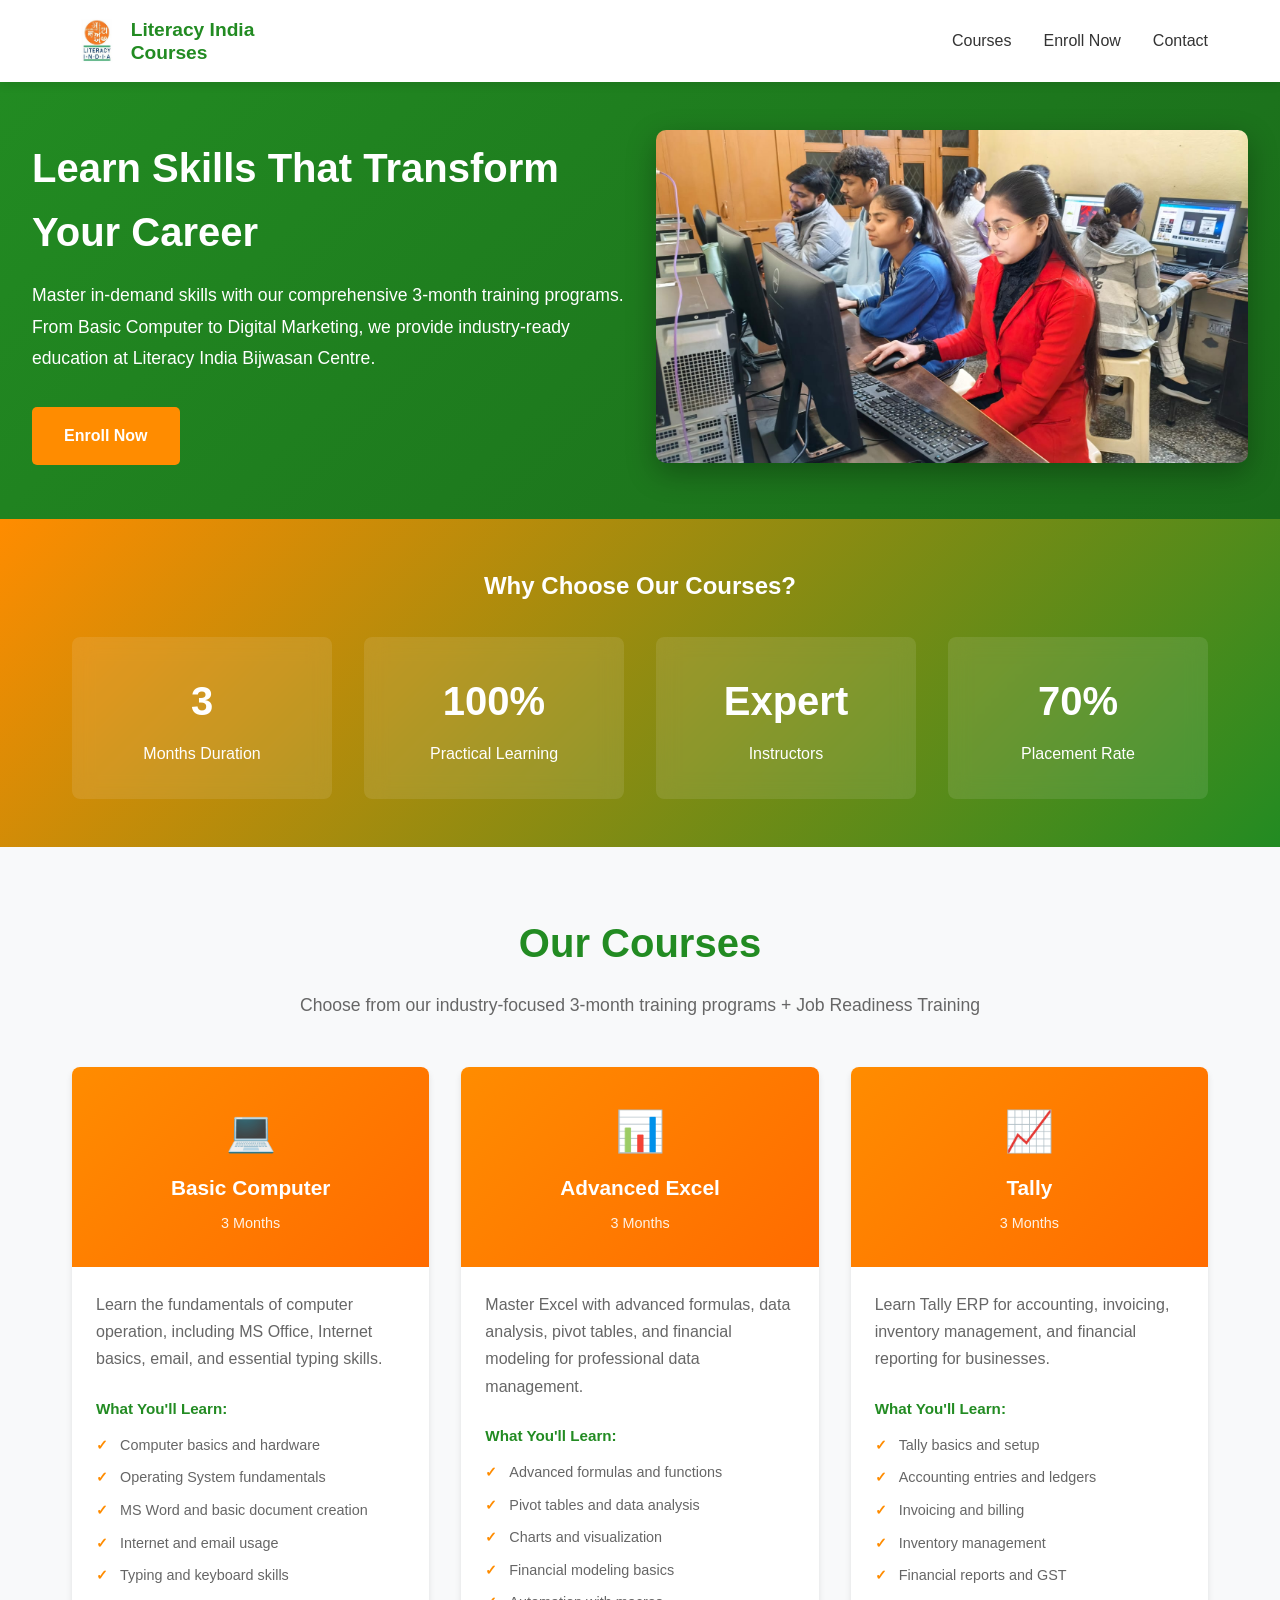
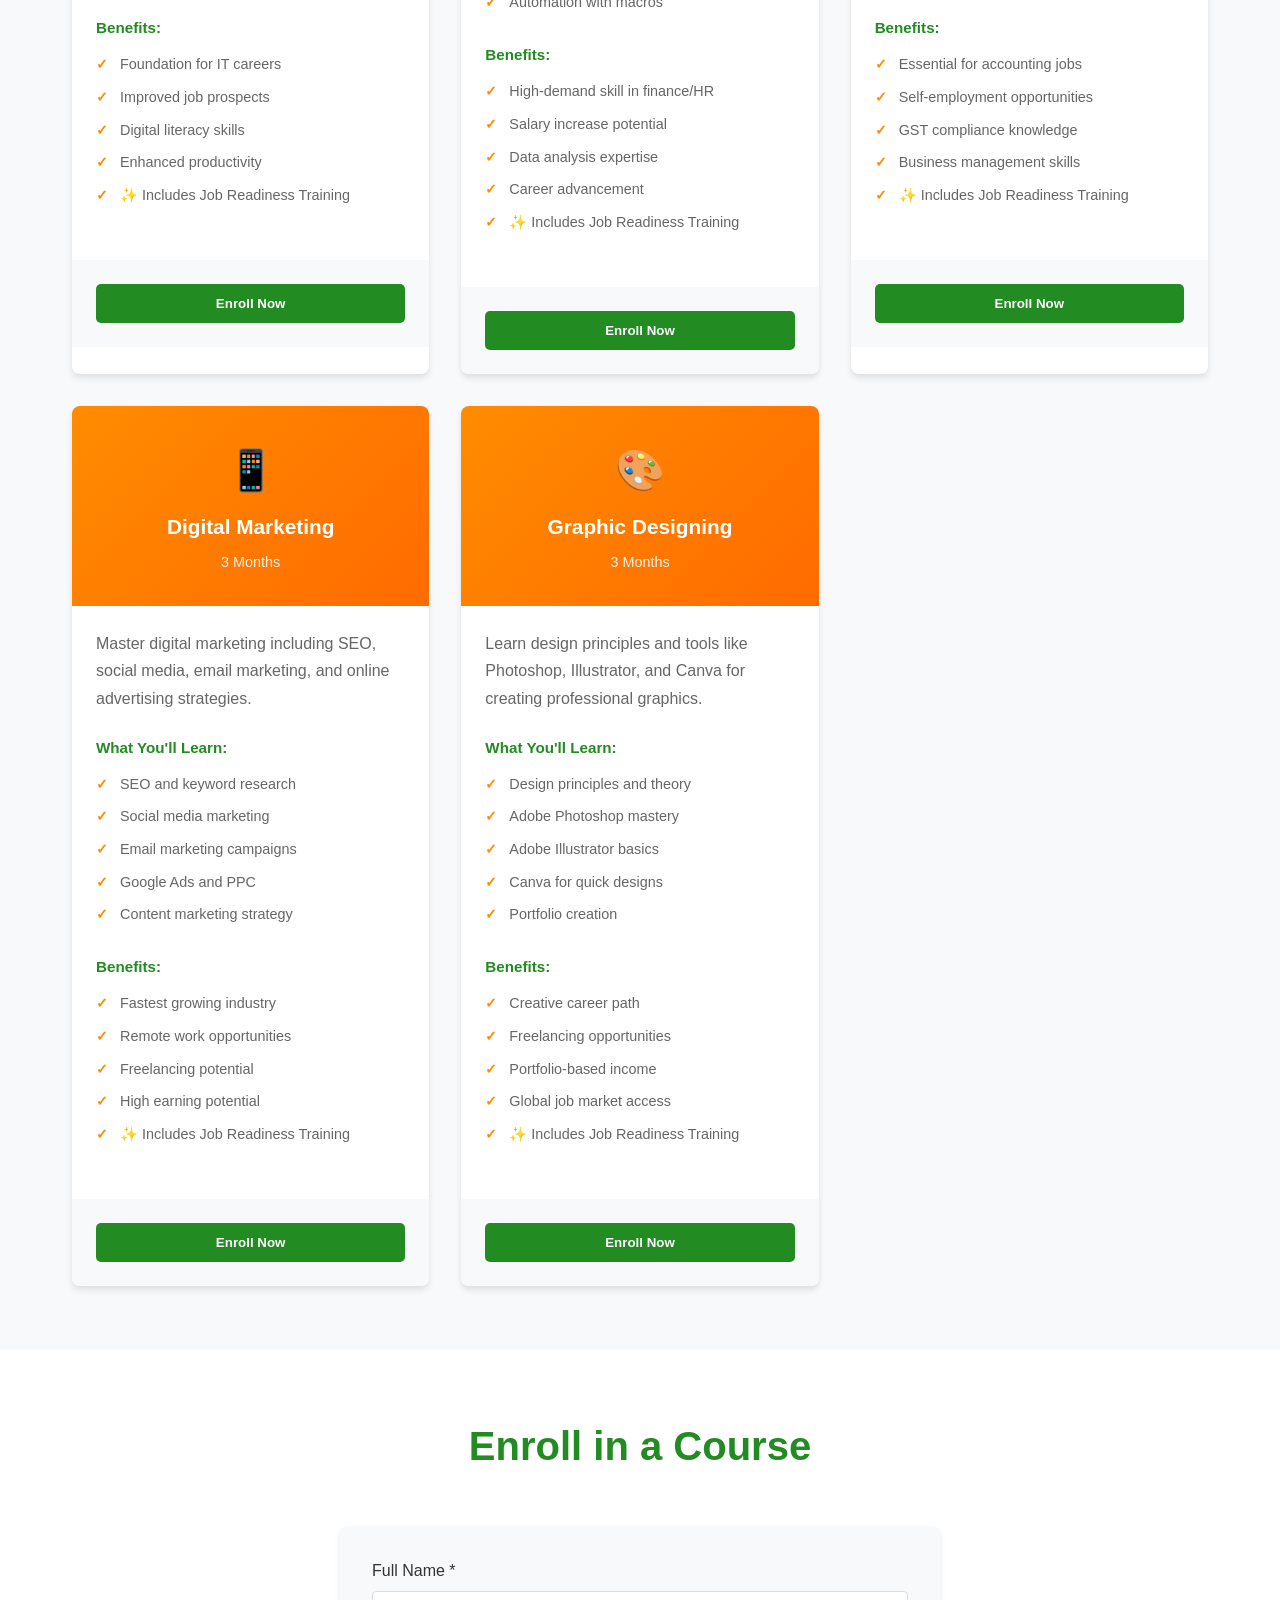
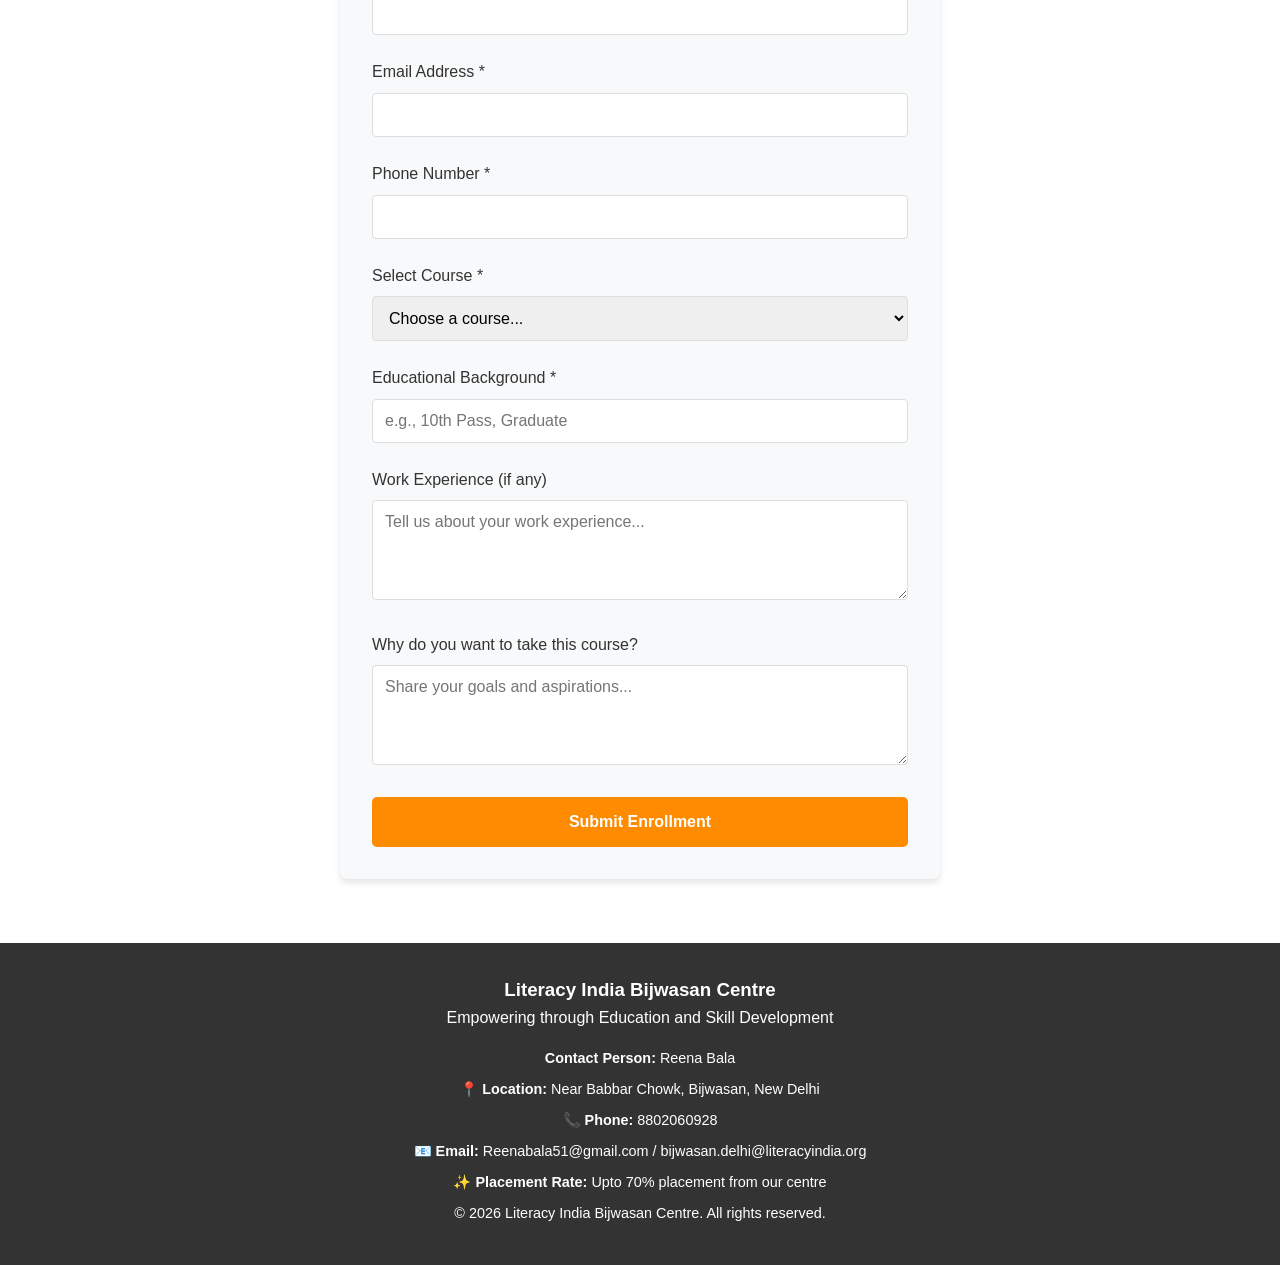
<file: website/index.html>
<!DOCTYPE html>
<html lang="en">
<head>
    <meta charset="UTF-8">
    <meta name="viewport" content="width=device-width, initial-scale=1.0">
    <link rel="stylesheet" href="style.css">
    <title>Literacy India Courses - Learn & Grow</title>
</head>
<body>
    <!-- Navigation -->
    <nav>
        <div class="container">
            <a href="#" class="logo">
                <img src="Assets/logo.jpg" alt="Literacy India Logo">
                <span class="logo-text">Literacy India<br>Courses</span>
            </a>
            <button class="menu-toggle" id="menuToggle">☰</button>
            <ul id="navMenu">
                <li><a href="#courses">Courses</a></li>
                <li><a href="#enroll">Enroll Now</a></li>
                <li><a href="#contact">Contact</a></li>
            </ul>
        </div>
    </nav>

    <!-- Hero Section -->
    <section class="hero">
        <div class="hero-content">
            <h1>Learn Skills That Transform Your Career</h1>
            <p>Master in-demand skills with our comprehensive 3-month training programs. From Basic Computer to Digital Marketing, we provide industry-ready education at Literacy India Bijwasan Centre.</p>
            <a href="#enroll" class="cta-button">Enroll Now</a>
        </div>
        <div class="hero-image">
            <img src="Assets/instructor.jpeg" alt="Professional Training">
        </div>
    </section>

    <!-- Stats Section -->
    <section class="stats">
        <div class="container">
            <h2>Why Choose Our Courses?</h2>
            <div class="stats-grid">
                <div class="stat-item">
                    <div class="stat-number">3</div>
                    <div class="stat-label">Months Duration</div>
                </div>
                <div class="stat-item">
                    <div class="stat-number">100%</div>
                    <div class="stat-label">Practical Learning</div>
                </div>
                <div class="stat-item">
                    <div class="stat-number">Expert</div>
                    <div class="stat-label">Instructors</div>
                </div>
                    <div class="stat-item">
                    <div class="stat-number">70%</div>
                    <div class="stat-label">Placement Rate</div>
                </div>
            </div>
        </div>
    </section>

    <!-- Courses Section -->
    <section class="courses" id="courses">
        <div class="container">
            <h2>Our Courses</h2>
            <p class="courses-subtitle">Choose from our industry-focused 3-month training programs + Job Readiness Training</p>
            <div class="courses-grid">
                <!-- Course 1: Basic Computer -->
                <div class="course-card">
                    <div class="course-header">
                        <div class="course-icon">💻</div>
                        <div class="course-title">Basic Computer</div>
                        <div class="course-duration">3 Months</div>
                    </div>
                    <div class="course-body">
                        <div class="course-description">
                            Learn the fundamentals of computer operation, including MS Office, Internet basics, email, and essential typing skills.
                        </div>
                        <div class="course-benefits">
                            <h4>What You'll Learn:</h4>
                            <ul>
                                <li>Computer basics and hardware</li>
                                <li>Operating System fundamentals</li>
                                <li>MS Word and basic document creation</li>
                                <li>Internet and email usage</li>
                                <li>Typing and keyboard skills</li>
                            </ul>
                        </div>
                        <div class="course-benefits">
                            <h4>Benefits:</h4>
                            <ul>
                                <li>Foundation for IT careers</li>
                                <li>Improved job prospects</li>
                                <li>Digital literacy skills</li>
                                <li>Enhanced productivity</li>
                                <li>✨ Includes Job Readiness Training</li>
                            </ul>
                        </div>
                    </div>
                    <div class="course-footer">
                        <button class="enroll-btn" onclick="scrollToForm('Basic Computer')">Enroll Now</button>
                    </div>
                </div>

                <!-- Course 2: Advanced Excel -->
                <div class="course-card">
                    <div class="course-header">
                        <div class="course-icon">📊</div>
                        <div class="course-title">Advanced Excel</div>
                        <div class="course-duration">3 Months</div>
                    </div>
                    <div class="course-body">
                        <div class="course-description">
                            Master Excel with advanced formulas, data analysis, pivot tables, and financial modeling for professional data management.
                        </div>
                        <div class="course-benefits">
                            <h4>What You'll Learn:</h4>
                            <ul>
                                <li>Advanced formulas and functions</li>
                                <li>Pivot tables and data analysis</li>
                                <li>Charts and visualization</li>
                                <li>Financial modeling basics</li>
                                <li>Automation with macros</li>
                            </ul>
                        </div>
                        <div class="course-benefits">
                            <h4>Benefits:</h4>
                            <ul>
                                <li>High-demand skill in finance/HR</li>
                                <li>Salary increase potential</li>
                                <li>Data analysis expertise</li>
                                <li>Career advancement</li>
                                <li>✨ Includes Job Readiness Training</li>
                            </ul>
                        </div>
                    </div>
                    <div class="course-footer">
                        <button class="enroll-btn" onclick="scrollToForm('Advanced Excel')">Enroll Now</button>
                    </div>
                </div>

                <!-- Course 3: Tally -->
                <div class="course-card">
                    <div class="course-header">
                        <div class="course-icon">📈</div>
                        <div class="course-title">Tally</div>
                        <div class="course-duration">3 Months</div>
                    </div>
                    <div class="course-body">
                        <div class="course-description">
                            Learn Tally ERP for accounting, invoicing, inventory management, and financial reporting for businesses.
                        </div>
                        <div class="course-benefits">
                            <h4>What You'll Learn:</h4>
                            <ul>
                                <li>Tally basics and setup</li>
                                <li>Accounting entries and ledgers</li>
                                <li>Invoicing and billing</li>
                                <li>Inventory management</li>
                                <li>Financial reports and GST</li>
                            </ul>
                        </div>
                        <div class="course-benefits">
                            <h4>Benefits:</h4>
                            <ul>
                                <li>Essential for accounting jobs</li>
                                <li>Self-employment opportunities</li>
                                <li>GST compliance knowledge</li>
                                <li>Business management skills</li>
                                <li>✨ Includes Job Readiness Training</li>
                            </ul>
                        </div>
                    </div>
                    <div class="course-footer">
                        <button class="enroll-btn" onclick="scrollToForm('Tally')">Enroll Now</button>
                    </div>
                </div>

                <!-- Course 4: Digital Marketing -->
                <div class="course-card">
                    <div class="course-header">
                        <div class="course-icon">📱</div>
                        <div class="course-title">Digital Marketing</div>
                        <div class="course-duration">3 Months</div>
                    </div>
                    <div class="course-body">
                        <div class="course-description">
                            Master digital marketing including SEO, social media, email marketing, and online advertising strategies.
                        </div>
                        <div class="course-benefits">
                            <h4>What You'll Learn:</h4>
                            <ul>
                                <li>SEO and keyword research</li>
                                <li>Social media marketing</li>
                                <li>Email marketing campaigns</li>
                                <li>Google Ads and PPC</li>
                                <li>Content marketing strategy</li>
                            </ul>
                        </div>
                        <div class="course-benefits">
                            <h4>Benefits:</h4>
                            <ul>
                                <li>Fastest growing industry</li>
                                <li>Remote work opportunities</li>
                                <li>Freelancing potential</li>
                                <li>High earning potential</li>
                                <li>✨ Includes Job Readiness Training</li>
                            </ul>
                        </div>
                    </div>
                    <div class="course-footer">
                        <button class="enroll-btn" onclick="scrollToForm('Digital Marketing')">Enroll Now</button>
                    </div>
                </div>

                <!-- Course 5: Graphic Designing -->
                <div class="course-card">
                    <div class="course-header">
                        <div class="course-icon">🎨</div>
                        <div class="course-title">Graphic Designing</div>
                        <div class="course-duration">3 Months</div>
                    </div>
                    <div class="course-body">
                        <div class="course-description">
                            Learn design principles and tools like Photoshop, Illustrator, and Canva for creating professional graphics.
                        </div>
                        <div class="course-benefits">
                            <h4>What You'll Learn:</h4>
                            <ul>
                                <li>Design principles and theory</li>
                                <li>Adobe Photoshop mastery</li>
                                <li>Adobe Illustrator basics</li>
                                <li>Canva for quick designs</li>
                                <li>Portfolio creation</li>
                            </ul>
                        </div>
                        <div class="course-benefits">
                            <h4>Benefits:</h4>
                            <ul>
                                <li>Creative career path</li>
                                <li>Freelancing opportunities</li>
                                <li>Portfolio-based income</li>
                                <li>Global job market access</li>
                                <li>✨ Includes Job Readiness Training</li>
                            </ul>
                        </div>
                    </div>
                    <div class="course-footer">
                        <button class="enroll-btn" onclick="scrollToForm('Graphic Designing')">Enroll Now</button>
                    </div>
                </div>


            </div>
        </div>
    </section>

    <!-- Enrollment Form Section -->
    <section class="enrollment" id="enroll">
        <div class="container">
            <h2>Enroll in a Course</h2>
            <div class="form-container">
                <form onsubmit="handleSubmit(event)">
                    <div class="form-group">
                        <label for="name">Full Name *</label>
                        <input type="text" id="name" name="name" required>
                    </div>

                    <div class="form-group">
                        <label for="email">Email Address *</label>
                        <input type="email" id="email" name="email" required>
                    </div>

                    <div class="form-group">
                        <label for="phone">Phone Number *</label>
                        <input type="tel" id="phone" name="phone" required>
                    </div>

                    <div class="form-group">
                        <label for="course">Select Course *</label>
                        <select id="course" name="course" required>
                            <option value="">Choose a course...</option>
                            <option value="Basic Computer">Basic Computer</option>
                            <option value="Advanced Excel">Advanced Excel</option>
                            <option value="Tally">Tally</option>
                            <option value="Digital Marketing">Digital Marketing</option>
                            <option value="Graphic Designing">Graphic Designing</option>
                        </select>
                    </div>

                    <div class="form-group">
                        <label for="education">Educational Background *</label>
                        <input type="text" id="education" name="education" placeholder="e.g., 10th Pass, Graduate" required>
                    </div>

                    <div class="form-group">
                        <label for="experience">Work Experience (if any)</label>
                        <textarea id="experience" name="experience" placeholder="Tell us about your work experience..."></textarea>
                    </div>

                    <div class="form-group">
                        <label for="message">Why do you want to take this course?</label>
                        <textarea id="message" name="message" placeholder="Share your goals and aspirations..."></textarea>
                    </div>

                    <button type="submit" class="form-submit">Submit Enrollment</button>
                </form>
            </div>
        </div>
    </section>

    <!-- Footer -->
    <footer id="contact">
        <div class="container">
            <h3>Literacy India Bijwasan Centre</h3>
            <p>Empowering through Education and Skill Development</p>
            <div class="contact-info">
                <p><strong>Contact Person:</strong> Reena Bala</p>
                <p><strong>📍 Location:</strong> Near Babbar Chowk, Bijwasan, New Delhi</p>
                <p><strong>📞 Phone:</strong> 8802060928</p>
                <p><strong>📧 Email:</strong> Reenabala51@gmail.com / bijwasan.delhi@literacyindia.org</p>
                <p><strong>✨ Placement Rate:</strong> Upto 70% placement from our centre</p>
                <p>&copy; 2026 Literacy India Bijwasan Centre. All rights reserved.</p>
            </div>
        </div>
    </footer>
<script src="script.js"></script>
</body>
</html>
</file>
<file: website/style.css>
* {
            margin: 0;
            padding: 0;
            box-sizing: border-box;
        }

        body {
            font-family: 'Segoe UI', Tahoma, Geneva, Verdana, sans-serif;
            line-height: 1.6;
            color: #333;
        }

        /* Navigation */
        nav {
            background: white;
            padding: 1rem 2rem;
            box-shadow: 0 2px 10px rgba(0,0,0,0.1);
            position: sticky;
            top: 0;
            z-index: 100;
        }

        nav .container {
            max-width: 1200px;
            margin: 0 auto;
            display: flex;
            justify-content: space-between;
            align-items: center;
            gap: 1rem;
        }

        .logo {
            display: flex;
            align-items: center;
            gap: 0.5rem;
            text-decoration: none;
            font-size: 1.2rem;
            font-weight: bold;
            color: #228B22;
        }

        .logo img {
            height: 50px;
            width: auto;
        }

        .logo-text {
            display: flex;
            flex-direction: column;
            line-height: 1.2;
        }

        nav ul {
            list-style: none;
            display: flex;
            gap: 2rem;
        }

        .menu-toggle {
            display: none;
            background: none;
            border: none;
            font-size: 1.5rem;
            cursor: pointer;
            color: #333;
        }

        nav a {
            color: #333;
            text-decoration: none;
            font-weight: 500;
            transition: color 0.3s;
        }

        nav a:hover {
            color: #FF8C00;
        }

        .container {
            max-width: 1200px;
            margin: 0 auto;
            padding: 0 2rem;
        }

        /* Hero Section */
        .hero {
            background: linear-gradient(135deg, #228B22 0%, #1a6b1a 100%);
            color: white;
            padding: 3rem 2rem;
            display: grid;
            grid-template-columns: 1fr 1fr;
            gap: 2rem;
            align-items: center;
        }

        .hero-content h1 {
            font-size: 2.5rem;
            margin-bottom: 1rem;
        }

        .hero-content p {
            font-size: 1.1rem;
            margin-bottom: 2rem;
            line-height: 1.8;
        }

        .hero-image {
            text-align: center;
        }

        .hero-image img {
            max-width: 100%;
            height: auto;
            border-radius: 10px;
            box-shadow: 0 10px 30px rgba(0,0,0,0.3);
        }

        .cta-button {
            background: #FF8C00;
            color: white;
            padding: 1rem 2rem;
            border: none;
            border-radius: 5px;
            font-size: 1rem;
            cursor: pointer;
            font-weight: bold;
            transition: transform 0.3s, box-shadow 0.3s;
            display: inline-block;
            text-decoration: none;
        }

        .cta-button:hover {
            transform: translateY(-2px);
            box-shadow: 0 5px 15px rgba(255, 140, 0, 0.4);
        }

        /* Courses Section */
        .courses {
            padding: 4rem 2rem;
            background: #f8f9fa;
        }

        .courses h2 {
            font-size: 2.5rem;
            margin-bottom: 1rem;
            color: #228B22;
            text-align: center;
        }

        .courses-subtitle {
            text-align: center;
            color: #666;
            margin-bottom: 3rem;
            font-size: 1.1rem;
        }

        .courses-grid {
            display: grid;
            grid-template-columns: repeat(auto-fit, minmax(300px, 1fr));
            gap: 2rem;
        }

        .course-card {
            background: white;
            border-radius: 8px;
            overflow: hidden;
            box-shadow: 0 4px 6px rgba(0,0,0,0.1);
            transition: transform 0.3s, box-shadow 0.3s;
        }

        .course-card:hover {
            transform: translateY(-5px);
            box-shadow: 0 8px 15px rgba(0,0,0,0.2);
        }

        .course-header {
            background: linear-gradient(135deg, #FF8C00 0%, #FF6B00 100%);
            color: white;
            padding: 2rem;
            text-align: center;
        }

        .course-icon {
            font-size: 2.5rem;
            margin-bottom: 0.5rem;
        }

        .course-title {
            font-size: 1.3rem;
            font-weight: bold;
            margin-bottom: 0.5rem;
        }

        .course-duration {
            font-size: 0.9rem;
            opacity: 0.9;
        }

        .course-body {
            padding: 1.5rem;
        }

        .course-description {
            margin-bottom: 1.5rem;
            color: #666;
            line-height: 1.7;
        }

        .course-benefits {
            margin-bottom: 1.5rem;
        }

        .course-benefits h4 {
            color: #228B22;
            margin-bottom: 0.5rem;
            font-size: 0.95rem;
        }

        .course-benefits ul {
            list-style: none;
            padding-left: 0;
        }

        .course-benefits li {
            padding: 0.3rem 0;
            padding-left: 1.5rem;
            position: relative;
            color: #666;
            font-size: 0.9rem;
        }

        .course-benefits li:before {
            content: "✓";
            position: absolute;
            left: 0;
            color: #FF8C00;
            font-weight: bold;
        }

        .course-footer {
            padding: 1.5rem;
            background: #f8f9fa;
            text-align: center;
        }

        .enroll-btn {
            background: #228B22;
            color: white;
            padding: 0.75rem 1.5rem;
            border: none;
            border-radius: 5px;
            cursor: pointer;
            font-weight: bold;
            transition: background 0.3s;
            width: 100%;
        }

        .enroll-btn:hover {
            background: #1a6b1a;
        }

        /* Enrollment Form Section */
        .enrollment {
            padding: 4rem 2rem;
            background: white;
        }

        .enrollment h2 {
            font-size: 2.5rem;
            margin-bottom: 3rem;
            color: #228B22;
            text-align: center;
        }

        .form-container {
            max-width: 600px;
            margin: 0 auto;
            background: #f8f9fa;
            padding: 2rem;
            border-radius: 8px;
            box-shadow: 0 4px 6px rgba(0,0,0,0.1);
        }

        .form-group {
            margin-bottom: 1.5rem;
        }

        .form-group label {
            display: block;
            margin-bottom: 0.5rem;
            color: #333;
            font-weight: 500;
        }

        .form-group input,
        .form-group select,
        .form-group textarea {
            width: 100%;
            padding: 0.75rem;
            border: 1px solid #ddd;
            border-radius: 4px;
            font-family: inherit;
            font-size: 1rem;
        }

        .form-group textarea {
            resize: vertical;
            min-height: 100px;
        }

        .form-group input:focus,
        .form-group select:focus,
        .form-group textarea:focus {
            outline: none;
            border-color: #228B22;
            box-shadow: 0 0 5px rgba(34, 139, 34, 0.3);
        }

        .form-submit {
            background: #FF8C00;
            color: white;
            padding: 1rem;
            border: none;
            border-radius: 5px;
            cursor: pointer;
            font-weight: bold;
            font-size: 1rem;
            width: 100%;
            transition: background 0.3s;
        }

        .form-submit:hover {
            background: #FF6B00;
        }

        /* Stats Section */
        .stats {
            background: linear-gradient(135deg, #FF8C00 0%, #228B22 100%);
            color: white;
            padding: 3rem 2rem;
            text-align: center;
        }

        .stats-grid {
            display: grid;
            grid-template-columns: repeat(auto-fit, minmax(200px, 1fr));
            gap: 2rem;
            margin-top: 2rem;
        }

        .stat-item {
            background: rgba(255,255,255,0.1);
            padding: 2rem;
            border-radius: 8px;
            backdrop-filter: blur(10px);
        }

        .stat-number {
            font-size: 2.5rem;
            font-weight: bold;
            margin-bottom: 0.5rem;
        }

        .stat-label {
            font-size: 1rem;
        }

        /* Footer */
        footer {
            background: #333;
            color: white;
            text-align: center;
            padding: 2rem;
        }

        footer p {
            margin-bottom: 0.5rem;
        }

        .contact-info {
            margin-top: 1rem;
            font-size: 0.9rem;
        }

        /* Responsive */
        @media (max-width: 768px) {
            nav {
                padding: 1rem;
            }

            nav .container {
                flex-wrap: wrap;
                gap: 0.5rem;
            }

            .logo img {
                height: 40px;
            }

            .logo-text {
                font-size: 0.9rem;
            }

            .menu-toggle {
                display: block;
                order: 3;
                width: 100%;
            }

            nav ul {
                display: none;
                flex-direction: column;
                gap: 1rem;
                width: 100%;
                order: 4;
                background: #f8f9fa;
                padding: 1rem;
                border-radius: 5px;
                margin-top: 0.5rem;
            }

            nav ul.active {
                display: flex;
            }

            nav a {
                font-size: 0.95rem;
            }

            .hero {
                grid-template-columns: 1fr;
                padding: 2rem 1rem;
            }

            .hero-content h1 {
                font-size: 1.8rem;
            }

            .hero-content p {
                font-size: 1rem;
            }

            .courses-grid {
                grid-template-columns: 1fr;
            }

            .stats-grid {
                grid-template-columns: 1fr;
            }

            .course-card {
                margin: 0;
            }

            .form-container {
                padding: 1.5rem;
            }

            .btn {
                width: 100%;
            }

            .cta-button {
                width: 100%;
                text-align: center;
            }
        }

        @media (max-width: 480px) {
            .hero-content h1 {
                font-size: 1.4rem;
            }

            .courses h2,
            .enrollment h2 {
                font-size: 1.8rem;
            }

            .course-header {
                padding: 1.5rem 1rem;
            }

            .course-icon {
                font-size: 2rem;
            }

            .stat-number {
                font-size: 2rem;
            }
        }
</file>
